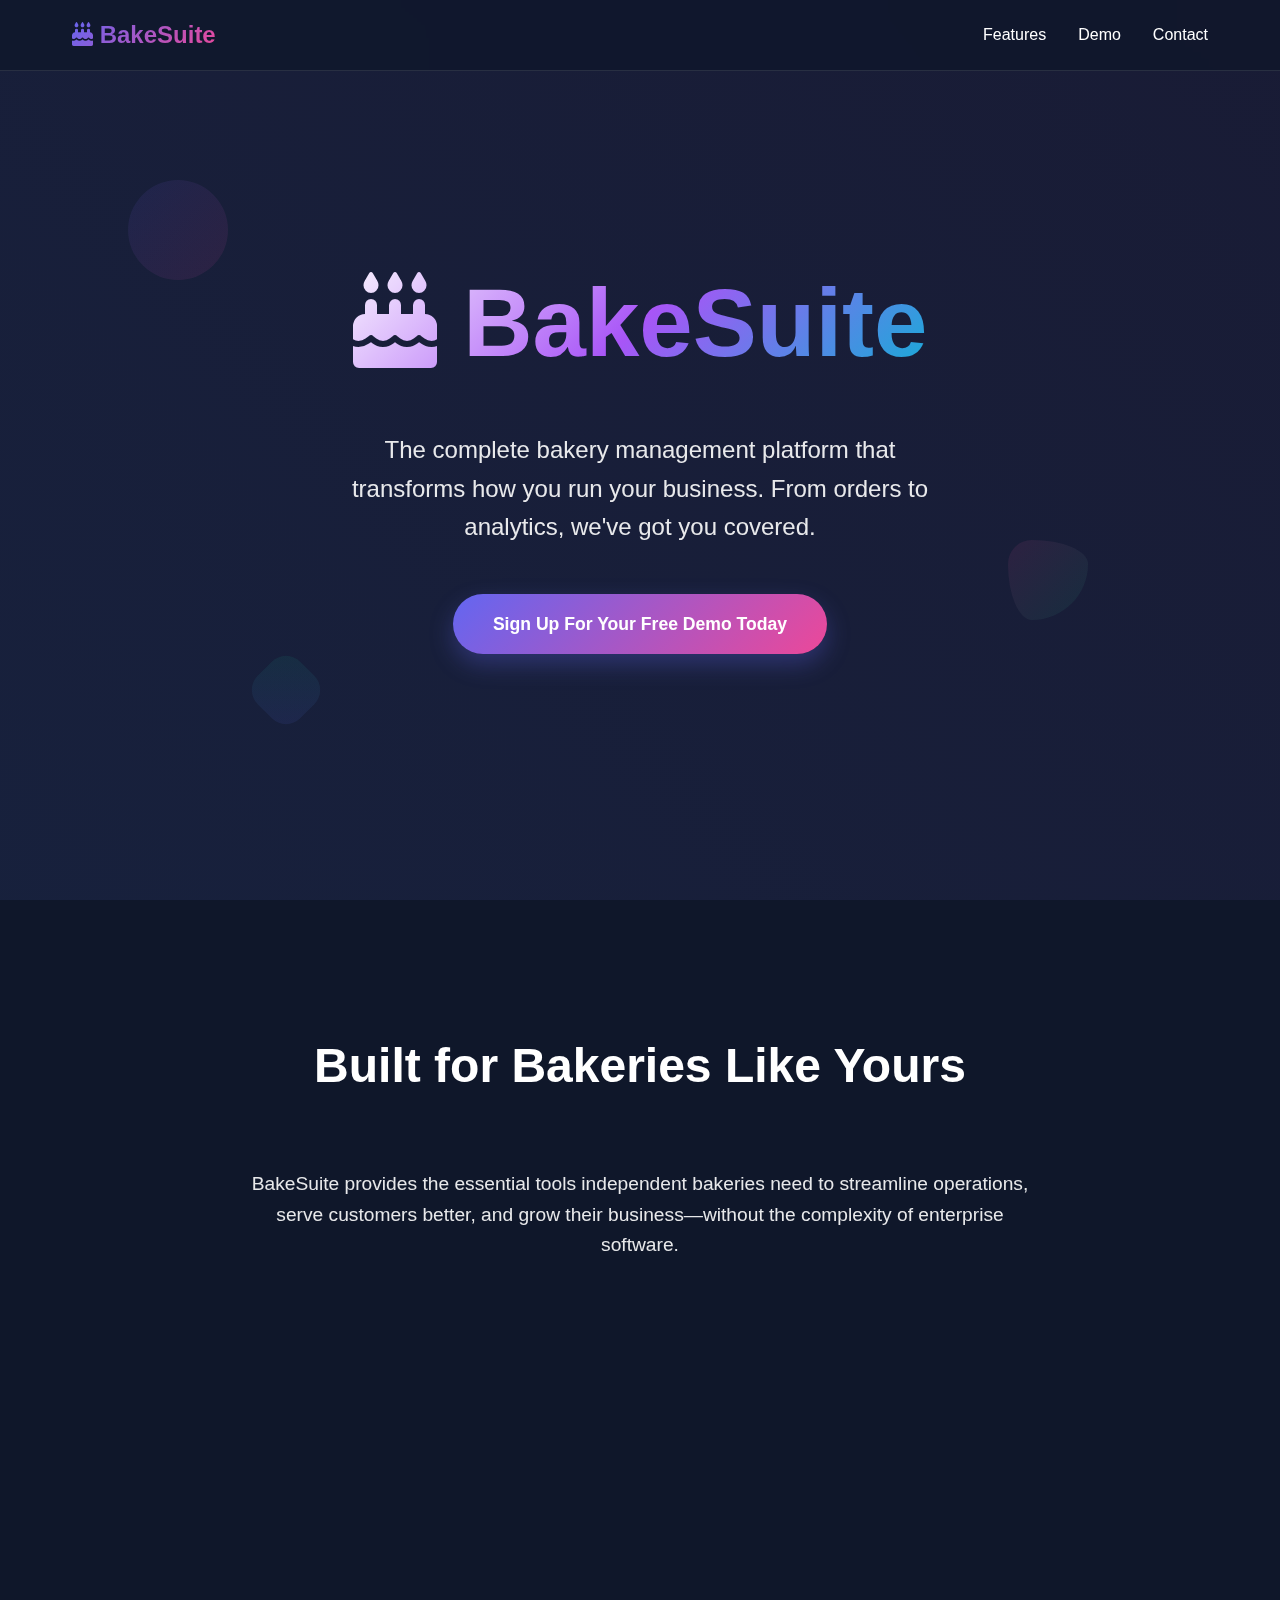
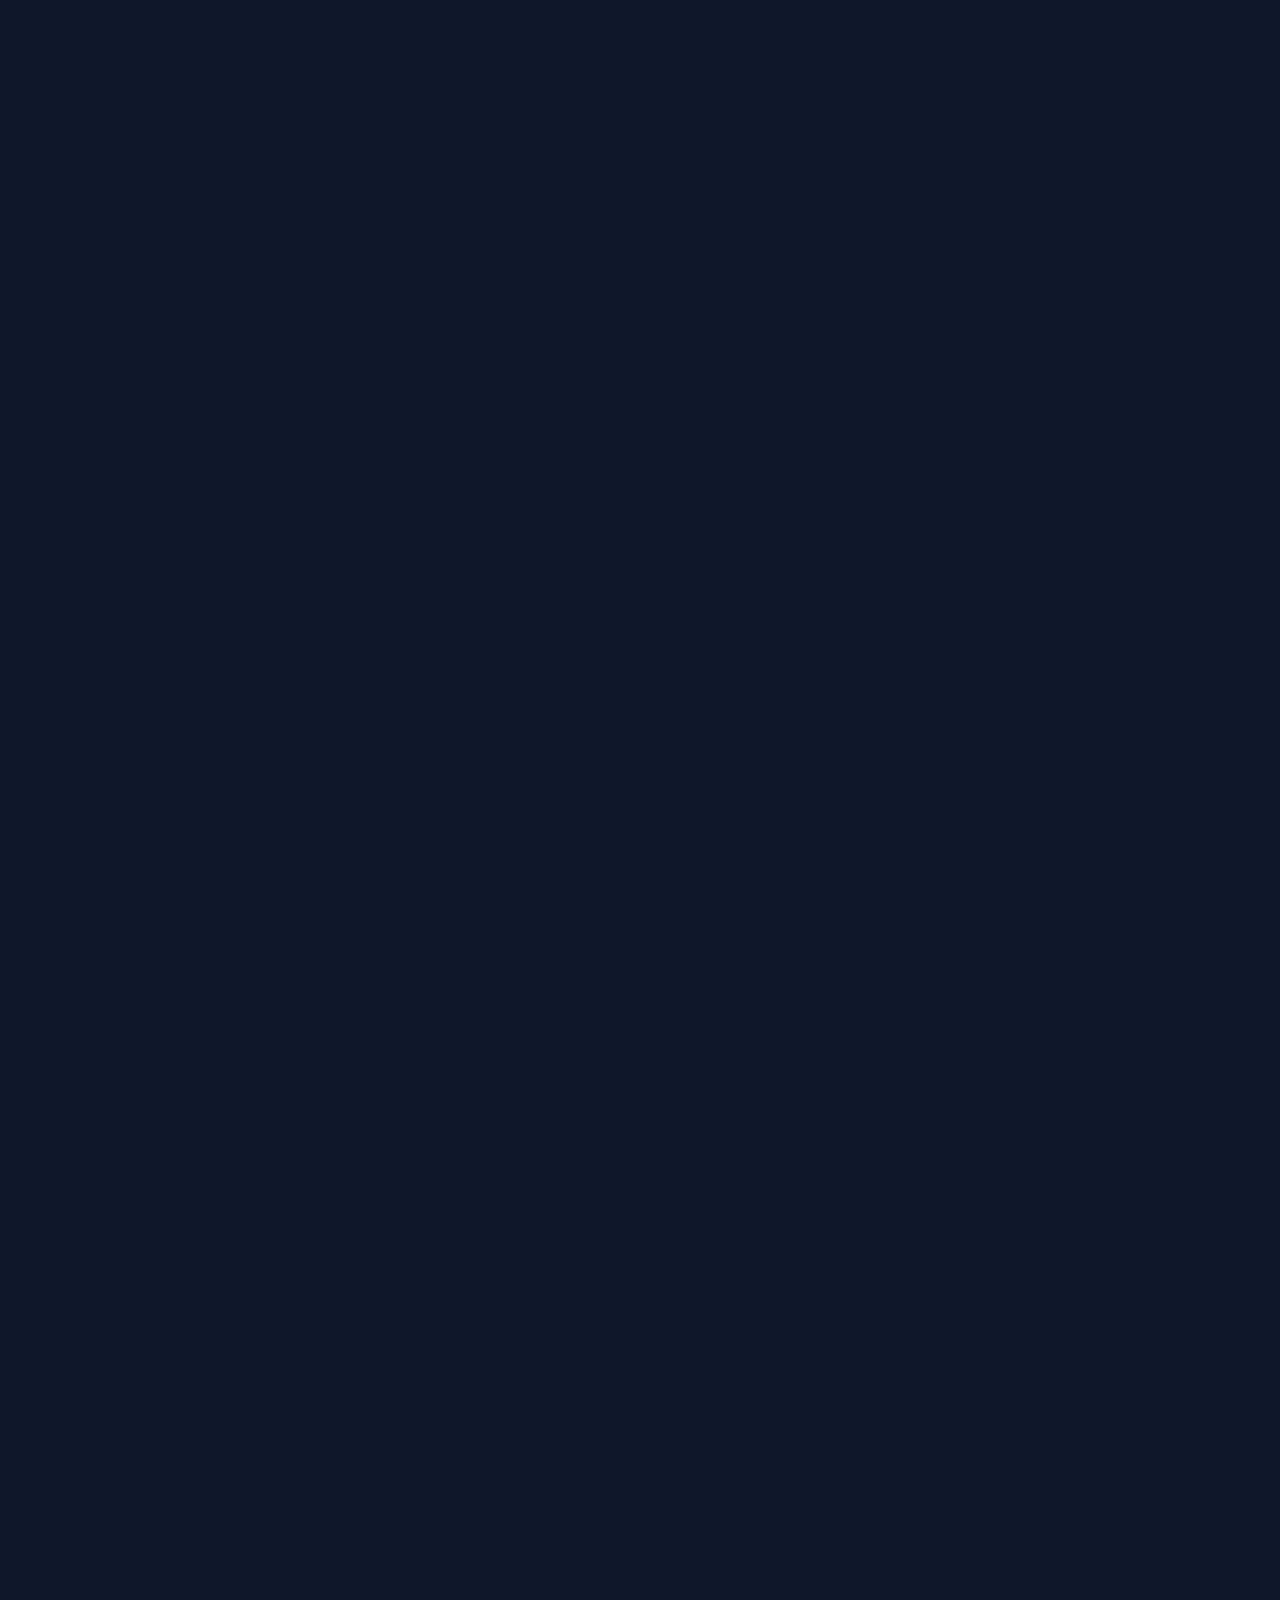
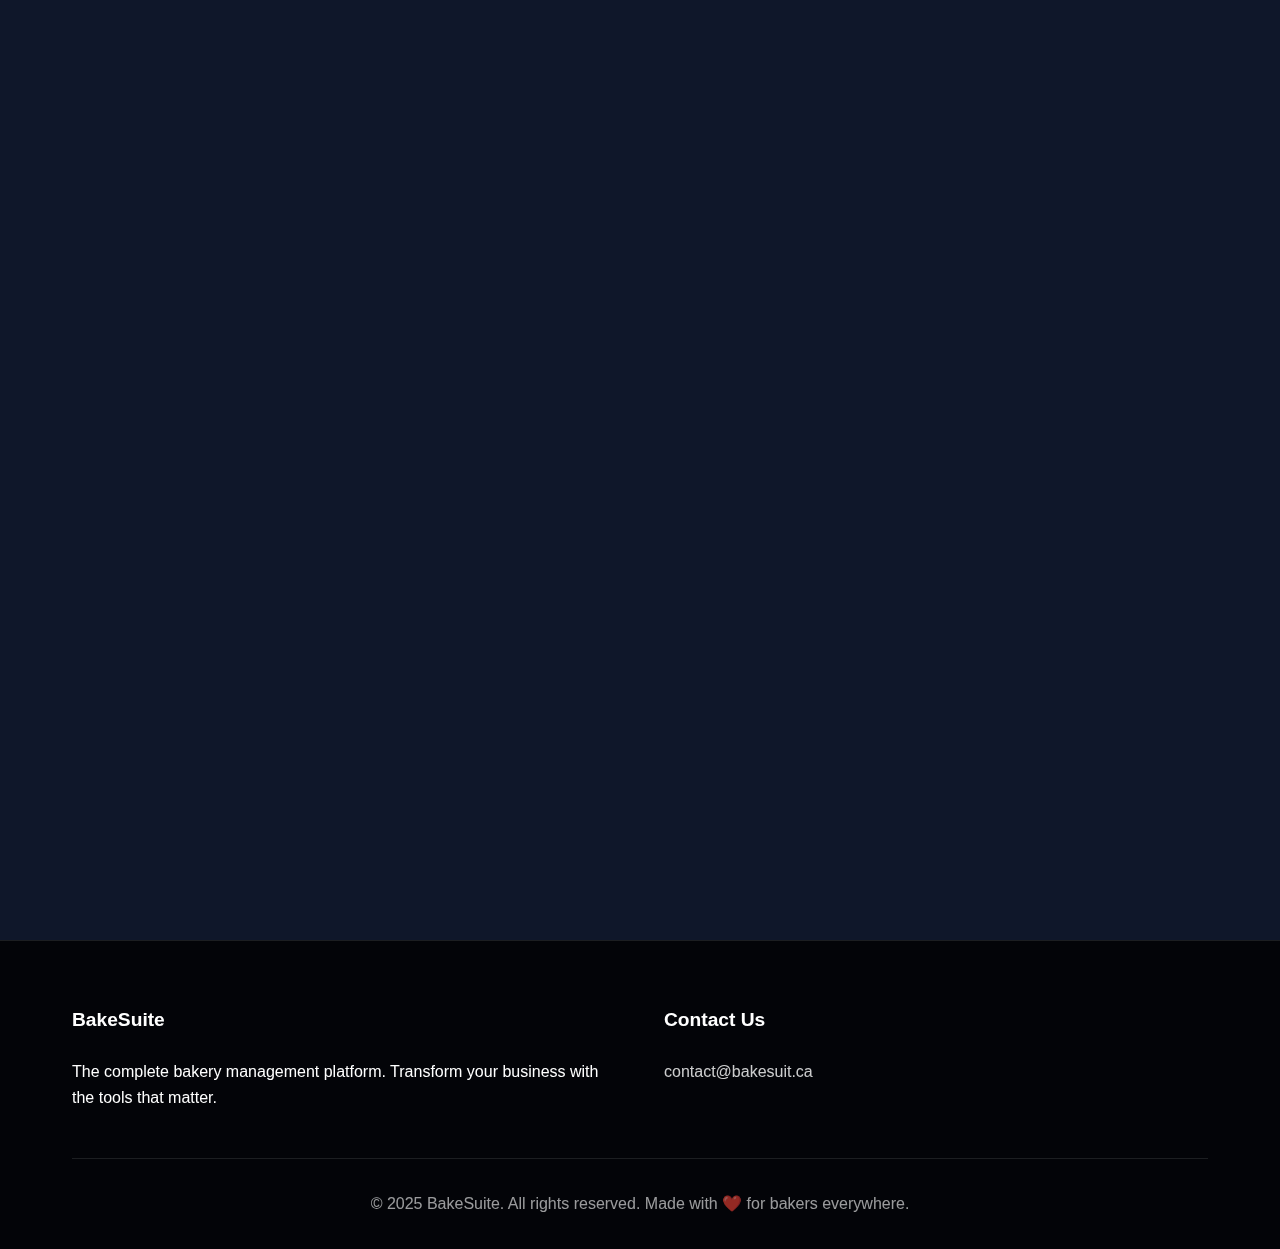
<file: index.html>
<!DOCTYPE html>
<html lang="en">
<head>
    <meta name="google-site-verification" content="XYcPHoi0CG909bUv5ojMMPeV1N7OrbU1XVN9SpgOHFk" />
    <meta charset="UTF-8">
    <meta name="viewport" content="width=device-width, initial-scale=1.0">

    <!-- Primary Meta Tags -->
    <title>BakeSuite - Complete Bakery Management Software | Online Orders & Inventory</title>
    <meta name="description" content="Streamline your bakery with BakeSuite's all-in-one management platform. Handle online orders, inventory tracking, payments, and analytics. Free demo available for Canadian bakeries.">
    <meta name="keywords" content="bakery management software, online ordering system, bakery inventory, point of sale bakery, bakery POS Canada">
    <meta name="robots" content="index, follow">
    <meta name="author" content="BakeSuite">
    <link rel="canonical" href="https://bakesuite.ca/">

    <!-- Favicon -->
    <link rel="icon" type="image/x-icon" href="/favicon.ico">
    <link rel="apple-touch-icon" sizes="180x180" href="/apple-touch-icon.png">
    <link rel="icon" type="image/png" sizes="32x32" href="/favicon-32x32.png">
    <link rel="icon" type="image/png" sizes="16x16" href="/favicon-16x16.png">

    <!-- Open Graph Meta Tags -->
    <meta property="og:type" content="website">
    <meta property="og:url" content="https://bakesuite.ca/">
    <meta property="og:title" content="BakeSuite - Complete Bakery Management Software">
    <meta property="og:description" content="Transform your bakery operations with our comprehensive management platform. Online orders, inventory tracking, and analytics in one system.">
    <meta property="og:image" content="https://bakesuite.ca/og-image.jpg">
    <meta property="og:site_name" content="BakeSuite">
    <meta property="og:locale" content="en_CA">

    <!-- Twitter Card Meta Tags -->
    <meta name="twitter:card" content="summary_large_image">
    <meta name="twitter:url" content="https://bakesuite.ca/">
    <meta name="twitter:title" content="BakeSuite - Complete Bakery Management Software">
    <meta name="twitter:description" content="Streamline your bakery with our all-in-one management platform. Online orders, inventory, and more.">
    <meta name="twitter:image" content="https://bakesuite.ca/twitter-image.jpg">

    <!-- Schema.org structured data -->
    <script type="application/ld+json">
    {
      "@context": "https://schema.org",
      "@type": "SoftwareApplication",
      "name": "BakeSuite",
      "description": "Complete bakery management software for inventory, online orders, and business analytics",
      "url": "https://bakesuite.ca",
      "applicationCategory": "BusinessApplication",
      "operatingSystem": "Web-based",
      "offers": {
        "@type": "Offer",
        "price": "0",
        "priceCurrency": "CAD",
        "description": "Free demo available"
      },
      "provider": {
        "@type": "Organization",
        "name": "BakeSuite",
        "url": "https://bakesuite.ca",
        "contactPoint": {
          "@type": "ContactPoint",
          "email": "contact@bakesuite.ca",
          "contactType": "Customer Service"
        }
      },
      "audience": {
        "@type": "BusinessAudience",
        "audienceType": "Independent Bakeries"
      }
    }
    </script>

    <!-- Performance optimizations -->
    <link rel="preconnect" href="https://cdnjs.cloudflare.com">
    <link rel="dns-prefetch" href="https://formspree.io">

    <!-- External CSS -->
    <link rel="stylesheet" href="https://cdnjs.cloudflare.com/ajax/libs/font-awesome/6.4.0/css/all.min.css">
    <link rel="stylesheet" href="./styles.css">
</head>
<body>
    <div class="bg-animation"></div>

    <!-- Header -->
    <header class="header">
        <nav class="nav container">
            <a href="#" class="logo">
                <i class="fas fa-birthday-cake"></i> BakeSuite
            </a>
            <ul class="nav-links">
                <li><a href="#features">Features</a></li>
                <li><a href="#demo">Demo</a></li>
                <li><a href="#contact">Contact</a></li>
            </ul>
            <button class="mobile-menu-btn" id="mobile-menu-btn">
        <i class="fas fa-bars"></i>
    </button>
        </nav>
    </header>


    <!-- Mobile Navigation -->
    <div class="mobile-nav" id="mobile-nav">
        <button class="mobile-close" id="mobile-close">
            <i class="fas fa-times"></i>
        </button>
        <a href="#features">Features</a>
        <a href="#demo">Demo</a>
        <a href="#contact">Contact</a>
    </div>

    <!-- Hero Section -->
    <section class="hero">
        <div class="floating-shapes">
            <div class="shape shape-1"></div>
            <div class="shape shape-2"></div>
            <div class="shape shape-3"></div>
        </div>
        <div class="container">
            <div class="hero-content">
                <h1><i class="fas fa-birthday-cake"></i> BakeSuite</h1>
                <p class="hero-subtitle">
                    The complete bakery management platform that transforms how you run your business. From orders to analytics, we've got you covered.
                </p>
                <div class="cta-buttons">
                    <a href="#demo" class="btn btn-primary">
                        Sign Up For Your Free Demo Today
                    </a>
                </div>
            </div>
        </div>
    </section>

<!-- Features Section -->
<section class="features" id="features">
    <div class="container">
        <h2>Built for Bakeries Like Yours</h2>
        <p style="text-align: center; font-size: 1.2rem; margin-bottom: 4rem; max-width: 800px; margin-left: auto; margin-right: auto; color: rgba(255,255,255,0.9);">
            BakeSuite provides the essential tools independent bakeries need to streamline operations, serve customers better, and grow their business—without the complexity of enterprise software.
        </p>

        <div class="features-grid">
            <div class="feature-card glass">
                <div class="feature-icon">
                    <i class="fas fa-clipboard-check"></i>
                </div>
                <h3>Smart Inventory Management</h3>
                <p>Track your stock levels accurately and receive automatic alerts before popular items run low. Real-time updates ensure you always know what's available, helping you maintain consistent customer satisfaction.</p>
            </div>

            <div class="feature-card glass">
                <div class="feature-icon">
                    <i class="fas fa-shopping-basket"></i>
                </div>
                <h3>Online Ordering System</h3>
                <p>Enable customers to place orders directly through their phones or computers. They select products, choose pickup times, and complete payment online, while you receive organized order details automatically.</p>
            </div>

            <div class="feature-card glass">
                <div class="feature-icon">
                    <i class="fas fa-list-ul"></i>
                </div>
                <h3>Centralized Order Management</h3>
                <p>View all orders in one organized dashboard, sorted by date and status. Track production schedules, mark orders complete, and maintain clear communication with customers throughout the fulfillment process.</p>
            </div>

            <div class="feature-card glass">
                <div class="feature-icon">
                    <i class="fas fa-credit-card"></i>
                </div>
                <h3>Secure Payment Processing</h3>
                <p>Accept credit cards, debit, and online payments through integrated, secure payment systems. Customers pay when they order, streamlining your cash flow and reducing payment collection issues.</p>
            </div>

            <div class="feature-card glass">
                <div class="feature-icon">
                    <i class="fas fa-chart-pie"></i>
                </div>
                <h3>See What's Actually Making You Money</h3>
                <p>Which products are your bestsellers? Simple reports show you what's working so you can bake more of what people want and less of what sits around.</p>
            </div>

            <div class="feature-card glass">
                <div class="feature-icon">
                    <i class="fas fa-mobile-alt"></i>
                </div>
                <h3>Works on Your Phone, Tablet, or Computer</h3>
                <p>Check orders while you're mixing dough, update inventory from the sales counter, or review your day from home. Everything syncs automatically, so you're always up to date.</p>
            </div>

            <div class="feature-card glass">
                <div class="feature-icon">
                    <i class="fas fa-tags"></i>
                </div>
                <h3>Print Perfect Labels Every Time</h3>
                <p>Create professional labels for your products with ingredients, prices, and your bakery's branding. No more handwriting labels or running out of the right stickers.</p>
            </div>

            <div class="feature-card glass">
                <div class="feature-icon">
                    <i class="fas fa-clock"></i>
                </div>
                <h3>Streamlined Operations</h3>
                <p>Reduce time spent on administrative tasks through automation and organized workflows. Focus more energy on baking and customer service while the system handles routine management tasks in the background.</p>
            </div>

        </div>
    </div>
</section>

    <!-- Demo Section -->
    <section class="demo" id="demo">
        <div class="container">
            <div class="demo-container glass">
                <h2>See BakeSuite in Action</h2>
                <p class="demo-subtitle">Ready to transform your bakery? Book a personalized demo and discover how BakeSuite can boost your efficiency and profits.</p>

                <div id="form-message" class="form-message"></div>

                <form id="demo-form" class="demo-form">
                    <div class="form-group">
                        <label for="name" class="form-label">Full Name</label>
                        <input type="text" id="name" name="name" class="form-input" placeholder="Your full name" required>
                    </div>
                    <div class="form-group">
                        <label for="email" class="form-label">Email Address</label>
                        <input type="email" id="email" name="email" class="form-input" placeholder="your@email.com" required>
                    </div>
                    <div class="form-group">
                        <label for="bakery_name" class="form-label">Bakery Name</label>
                        <input type="text" id="bakery_name" name="bakery_name" class="form-input" placeholder="Your bakery's name" required>
                    </div>
                    <div class="form-group">
                        <label for="monthly_orders" class="form-label">Monthly Orders</label>
                        <select id="monthly_orders" name="monthly_orders" class="form-select" required>
                            <option value="">Select your range...</option>
                            <option value="0-50">0-50 orders per month</option>
                            <option value="51-100">51-100 orders per month</option>
                            <option value="101-500">101-500 orders per month</option>
                            <option value="500+">500+ orders per month</option>
                        </select>
                    </div>
                    <button type="submit" class="submit-btn">
                        <i class="fas fa-calendar-alt"></i>
                        Schedule Your Free Demo
                    </button>
                </form>
            </div>
        </div>
    </section>

    <!-- Footer -->
    <footer class="footer" id="contact">
        <div class="container">
            <div class="footer-content">
                <div class="footer-section">
                    <h3>BakeSuite</h3>
                    <p>The complete bakery management platform. Transform your business with the tools that matter.</p>
                </div>
                <div class="footer-section">
                    <h3>Contact Us</h3>
                    <p><a href="mailto:contact@bakesuit.ca">contact@bakesuit.ca</a></p>
                </div>
            </div>
            <div class="footer-bottom">
                <p>&copy; 2025 BakeSuite. All rights reserved. Made with ❤️ for bakers everywhere.</p>
            </div>
        </div>
    </footer>

    <script src="./script.js"></script>
</body>
</html>
</file>
<file: styles.css>
/* ================================
   CSS VARIABLES & RESET
   ================================ */
* {
    margin: 0;
    padding: 0;
    box-sizing: border-box;
}

:root {
    --primary: #6366f1;
    --primary-dark: #4f46e5;
    --secondary: #ec4899;
    --accent: #10b981;
    --bg-dark: #0f172a;
    --bg-light: #f8fafc;
    --text-dark: #1e293b;
    --text-light: #94a3b8;
    --glass-bg: rgba(255, 255, 255, 0.1);
    --glass-border: rgba(255, 255, 255, 0.2);
}

/* ================================
   BASE STYLES
   ================================ */
body {
    font-family: 'Inter', -apple-system, BlinkMacSystemFont, sans-serif;
    line-height: 1.6;
    color: var(--text-dark);
    background: var(--bg-dark);
    overflow-x: hidden;
}

.container {
    max-width: 1200px;
    margin: 0 auto;
    padding: 0 2rem;
}

/* ================================
   BACKGROUND ANIMATIONS
   ================================ */
.bg-animation {
    position: fixed;
    top: 0;
    left: 0;
    width: 100%;
    height: 100%;
    z-index: -1;
    background: linear-gradient(45deg, #667eea 0%, #764ba2 100%);
    opacity: 0.1;
}

.bg-animation::before {
    content: '';
    position: absolute;
    top: 0;
    left: 0;
    width: 100%;
    height: 100%;
    background: url('data:image/svg+xml,<svg width="60" height="60" viewBox="0 0 60 60" xmlns="http://www.w3.org/2000/svg"><g fill="none" fill-rule="evenodd"><g fill="%23ffffff" fill-opacity="0.05"><circle cx="30" cy="30" r="3"/></g></svg>');
    animation: float 20s ease-in-out infinite;
}

@keyframes float {
    0%, 100% { transform: translateY(0px) rotate(0deg); }
    50% { transform: translateY(-20px) rotate(180deg); }
}

/* ================================
   GLASS MORPHISM UTILITIES
   ================================ */
.glass {
    background: var(--glass-bg);
    backdrop-filter: blur(20px);
    border: 1px solid var(--glass-border);
    border-radius: 24px;
    box-shadow: 0 8px 32px rgba(0, 0, 0, 0.1);
}

/* ================================
   HEADER & NAVIGATION
   ================================ */
.header {
    position: fixed;
    top: 0;
    left: 0;
    right: 0;
    z-index: 1000;
    padding: 1rem 0;
    background: rgba(15, 23, 42, 0.8);
    backdrop-filter: blur(20px);
    border-bottom: 1px solid rgba(255, 255, 255, 0.1);
    transition: all 0.3s ease;
}

.nav {
    display: flex;
    justify-content: space-between;
    align-items: center;
}

.logo {
    font-size: 1.5rem;
    font-weight: 700;
    color: white;
    text-decoration: none;
    background: linear-gradient(135deg, var(--primary), var(--secondary));
    -webkit-background-clip: text;
    -webkit-text-fill-color: transparent;
    background-clip: text;
}

.nav-links {
    display: flex;
    gap: 2rem;
    list-style: none;
}

.nav-links a {
    color: white;
    text-decoration: none;
    font-weight: 500;
    transition: all 0.3s ease;
    position: relative;
}

.nav-links a::after {
    content: '';
    position: absolute;
    bottom: -5px;
    left: 0;
    width: 0;
    height: 2px;
    background: linear-gradient(135deg, var(--primary), var(--secondary));
    transition: width 0.3s ease;
}

.nav-links a:hover::after {
    width: 100%;
}

/* ================================
   HERO SECTION
   ================================ */
.hero {
    min-height: 100vh;
    display: flex;
    align-items: center;
    position: relative;
    overflow: hidden;
}

.hero-content {
    position: relative;
    z-index: 2;
    text-align: center;
    color: white;
}

.hero h1 {
    font-size: clamp(3rem, 8vw, 6rem);
    font-weight: 800;
    margin-bottom: 2rem;
    background: linear-gradient(135deg, #ffffff 0%, #a855f7 50%, #06b6d4 100%);
    -webkit-background-clip: text;
    -webkit-text-fill-color: transparent;
    background-clip: text;
    animation: textGlow 3s ease-in-out infinite alternate;
}

@keyframes textGlow {
    from { filter: drop-shadow(0 0 20px rgba(168, 85, 247, 0.5)); }
    to { filter: drop-shadow(0 0 40px rgba(6, 182, 212, 0.8)); }
}

.hero-subtitle {
    font-size: 1.5rem;
    margin-bottom: 3rem;
    opacity: 0.9;
    max-width: 600px;
    margin-left: auto;
    margin-right: auto;
}

.cta-buttons {
    display: flex;
    gap: 1rem;
    justify-content: center;
    flex-wrap: wrap;
}

/* ================================
   BUTTONS
   ================================ */
.btn {
    padding: 1rem 2.5rem;
    border: none;
    border-radius: 50px;
    font-size: 1.1rem;
    font-weight: 600;
    text-decoration: none;
    transition: all 0.3s ease;
    cursor: pointer;
    display: inline-flex;
    align-items: center;
    gap: 0.5rem;
    position: relative;
    overflow: hidden;
}

.btn-primary {
    background: linear-gradient(135deg, var(--primary), var(--secondary));
    color: white;
    box-shadow: 0 10px 25px rgba(99, 102, 241, 0.3);
}

.btn-primary:hover {
    transform: translateY(-3px);
    box-shadow: 0 20px 40px rgba(99, 102, 241, 0.4);
}

.btn-secondary {
    background: transparent;
    color: white;
    border: 2px solid rgba(255, 255, 255, 0.3);
    backdrop-filter: blur(10px);
}

.btn-secondary:hover {
    background: rgba(255, 255, 255, 0.1);
    border-color: rgba(255, 255, 255, 0.5);
    transform: translateY(-3px);
}

/* ================================
   FLOATING SHAPES
   ================================ */
.floating-shapes {
    position: absolute;
    top: 0;
    left: 0;
    width: 100%;
    height: 100%;
    overflow: hidden;
    z-index: 1;
}

.shape {
    position: absolute;
    opacity: 0.1;
    animation: floatShape 15s ease-in-out infinite;
}

.shape-1 {
    top: 20%;
    left: 10%;
    width: 100px;
    height: 100px;
    background: linear-gradient(135deg, var(--primary), var(--secondary));
    border-radius: 50%;
    animation-delay: 0s;
}

.shape-2 {
    top: 60%;
    right: 15%;
    width: 80px;
    height: 80px;
    background: linear-gradient(135deg, var(--secondary), var(--accent));
    border-radius: 30% 70% 70% 30% / 30% 30% 70% 70%;
    animation-delay: 5s;
}

.shape-3 {
    bottom: 20%;
    left: 20%;
    width: 60px;
    height: 60px;
    background: linear-gradient(135deg, var(--accent), var(--primary));
    border-radius: 20px;
    transform: rotate(45deg);
    animation-delay: 10s;
}

@keyframes floatShape {
    0%, 100% { transform: translateY(0px) rotate(0deg); }
    33% { transform: translateY(-30px) rotate(120deg); }
    66% { transform: translateY(15px) rotate(240deg); }
}

/* ================================
   FEATURES SECTION
   ================================ */
.features {
    padding: 8rem 0;
    position: relative;
}

.features h2 {
    text-align: center;
    font-size: 3rem;
    margin-bottom: 4rem;
    color: white;
    font-weight: 700;
}

.features-grid {
    display: grid;
    grid-template-columns: repeat(auto-fit, minmax(350px, 1fr));
    gap: 2rem;
}

.feature-card {
    padding: 3rem 2rem;
    text-align: center;
    color: white;
    transition: all 0.3s ease;
    position: relative;
    overflow: hidden;
}

.feature-card::before {
    content: '';
    position: absolute;
    top: 0;
    left: 0;
    right: 0;
    bottom: 0;
    background: linear-gradient(135deg, rgba(255,255,255,0.1), rgba(255,255,255,0.05));
    border-radius: 24px;
    transition: all 0.3s ease;
}

.feature-card:hover::before {
    background: linear-gradient(135deg, rgba(255,255,255,0.2), rgba(255,255,255,0.1));
}

.feature-card:hover {
    transform: translateY(-10px);
}

.feature-icon {
    font-size: 3rem;
    margin-bottom: 1.5rem;
    background: linear-gradient(135deg, var(--primary), var(--secondary));
    -webkit-background-clip: text;
    -webkit-text-fill-color: transparent;
    background-clip: text;
    position: relative;
    z-index: 2;
}

.feature-card h3 {
    font-size: 1.5rem;
    margin-bottom: 1rem;
    position: relative;
    z-index: 2;
}

.feature-card p {
    opacity: 0.9;
    position: relative;
    z-index: 2;
}

/* ================================
   DEMO SECTION
   ================================ */
.demo {
    padding: 8rem 0;
    text-align: center;
}

.demo-container {
    max-width: 600px;
    margin: 0 auto;
    padding: 3rem;
    color: white;
}

.demo h2 {
    font-size: 3rem;
    margin-bottom: 1rem;
    color: white;
    font-weight: 700;
}

.demo-subtitle {
    font-size: 1.2rem;
    margin-bottom: 3rem;
    opacity: 0.9;
}

/* ================================
   FORMS
   ================================ */
.demo-form {
    background: rgba(255, 255, 255, 0.05);
    backdrop-filter: blur(20px);
    border: 1px solid rgba(255, 255, 255, 0.1);
    border-radius: 24px;
    padding: 3rem;
    box-shadow: 0 20px 40px rgba(0, 0, 0, 0.2);
}

.form-group {
    margin-bottom: 2rem;
    position: relative;
}

.form-label {
    display: block;
    margin-bottom: 0.5rem;
    font-weight: 600;
    color: white;
    font-size: 0.9rem;
    text-transform: uppercase;
    letter-spacing: 0.5px;
}

.form-input, .form-select {
    width: 100%;
    padding: 1rem 1.5rem;
    background: rgba(255, 255, 255, 0.1);
    border: 2px solid rgba(255, 255, 255, 0.2);
    border-radius: 16px;
    color: white;
    font-size: 1rem;
    transition: all 0.3s ease;
    backdrop-filter: blur(10px);
}

.form-input::placeholder {
    color: rgba(255, 255, 255, 0.6);
}

.form-input:focus, .form-select:focus {
    outline: none;
    border-color: var(--primary);
    box-shadow: 0 0 0 4px rgba(99, 102, 241, 0.2);
    background: rgba(255, 255, 255, 0.15);
}

.form-select {
    cursor: pointer;
}

.form-select option {
    background: var(--bg-dark);
    color: white;
}

.submit-btn {
    width: 100%;
    padding: 1.2rem;
    font-size: 1.1rem;
    font-weight: 600;
    background: linear-gradient(135deg, var(--primary), var(--secondary));
    border: none;
    border-radius: 16px;
    color: white;
    cursor: pointer;
    transition: all 0.3s ease;
    position: relative;
    overflow: hidden;
}

.submit-btn:hover {
    transform: translateY(-2px);
    box-shadow: 0 20px 40px rgba(99, 102, 241, 0.4);
}

.submit-btn:active {
    transform: translateY(0);
}

/* ================================
   FORM MESSAGES
   ================================ */
.form-message {
    padding: 1rem;
    border-radius: 12px;
    margin-bottom: 1rem;
    font-weight: 500;
    text-align: center;
    opacity: 0;
    transform: translateY(-10px);
    transition: all 0.3s ease;
}

.form-message.show {
    opacity: 1;
    transform: translateY(0);
}

.form-message.success {
    background: rgba(16, 185, 129, 0.2);
    border: 1px solid rgba(16, 185, 129, 0.3);
    color: #10b981;
}

.form-message.error {
    background: rgba(239, 68, 68, 0.2);
    border: 1px solid rgba(239, 68, 68, 0.3);
    color: #ef4444;
}

/* ================================
   LOADING STATES
   ================================ */
.loading {
    opacity: 0.6;
    pointer-events: none;
}

.loading .submit-btn::after {
    content: '';
    position: absolute;
    width: 20px;
    height: 20px;
    border: 2px solid transparent;
    border-top: 2px solid white;
    border-radius: 50%;
    animation: spin 1s linear infinite;
    top: 50%;
    left: 50%;
    transform: translate(-50%, -50%);
}

@keyframes spin {
    to { transform: translate(-50%, -50%) rotate(360deg); }
}

/* ================================
   FOOTER
   ================================ */
.footer {
    background: rgba(0, 0, 0, 0.8);
    color: white;
    padding: 4rem 0 2rem;
    backdrop-filter: blur(20px);
    border-top: 1px solid rgba(255, 255, 255, 0.1);
}

.footer-content {
    display: grid;
    grid-template-columns: repeat(auto-fit, minmax(250px, 1fr));
    gap: 3rem;
    margin-bottom: 3rem;
}

.footer-section h3 {
    font-size: 1.2rem;
    margin-bottom: 1.5rem;
    color: white;
    font-weight: 600;
}

.footer-section a {
    color: rgba(255, 255, 255, 0.8);
    text-decoration: none;
    display: block;
    margin-bottom: 0.5rem;
    transition: all 0.3s ease;
}

.footer-section a:hover {
    color: var(--primary);
    transform: translateX(5px);
}

.footer-bottom {
    text-align: center;
    padding-top: 2rem;
    border-top: 1px solid rgba(255, 255, 255, 0.1);
    color: rgba(255, 255, 255, 0.6);
}

.social-links {
    display: flex;
    gap: 1rem;
    margin-top: 1rem;
}

.social-links a {
    width: 40px;
    height: 40px;
    display: flex;
    align-items: center;
    justify-content: center;
    background: rgba(255, 255, 255, 0.1);
    border-radius: 50%;
    color: white;
    transition: all 0.3s ease;
    backdrop-filter: blur(10px);
}

.social-links a:hover {
    background: linear-gradient(135deg, var(--primary), var(--secondary));
    transform: translateY(-3px);
}

/* ================================
   RESPONSIVE DESIGN
   ================================ */
@media (max-width: 768px) {
    .nav-links {
        display: none;
    }

    .hero h1 {
        font-size: 3rem;
    }

    .hero-subtitle {
        font-size: 1.2rem;
    }

    .cta-buttons {
        flex-direction: column;
        align-items: center;
    }

    .btn {
        width: 100%;
        max-width: 300px;
        justify-content: center;
    }

    .features-grid {
        grid-template-columns: 1fr;
        gap: 1.5rem;
    }

    .demo-container {
        padding: 2rem 1rem;
    }

    .demo-form {
        padding: 2rem;
    }

    .footer-content {
        grid-template-columns: 1fr;
        gap: 2rem;
    }
}

/* ================================
   MOBILE NAVIGATION
   ================================ */
.mobile-menu-btn {
    display: none;
    background: none;
    border: none;
    color: white;
    font-size: 1.5rem;
    cursor: pointer;
    padding: 0.5rem;
    transition: all 0.3s ease;
}

.mobile-menu-btn:hover {
    color: var(--primary);
}

.mobile-nav {
    display: none;
    position: fixed;
    top: 0;
    left: 0;
    width: 100%;
    height: 100vh;
    background: rgba(15, 23, 42, 0.98);
    backdrop-filter: blur(20px);
    z-index: 9999;
    padding: 2rem;
    flex-direction: column;
    justify-content: center;
    align-items: center;
    gap: 2rem;
}

.mobile-nav.active {
    display: flex;
}

.mobile-nav a {
    color: white;
    text-decoration: none;
    font-size: 2rem;
    font-weight: 600;
    transition: all 0.3s ease;
    padding: 1rem;
    border-radius: 12px;
    min-width: 200px;
    text-align: center;
}

.mobile-nav a:hover {
    background: rgba(255, 255, 255, 0.1);
    color: var(--primary);
}

.mobile-close {
    position: absolute;
    top: 2rem;
    right: 2rem;
    background: none;
    border: none;
    color: white;
    font-size: 2rem;
    cursor: pointer;
}

/* ================================
   RESPONSIVE DESIGN
   ================================ */

/* Large tablets and small laptops */
@media (max-width: 1024px) {
    .container {
        padding: 0 1.5rem;
    }

    .features-grid {
        grid-template-columns: repeat(2, 1fr);
        gap: 2rem;
    }

    .hero h1 {
        font-size: clamp(3.5rem, 7vw, 5rem);
    }
}

/* Tablets */
@media (max-width: 768px) {
    .nav-links {
        display: none;
    }

    .mobile-menu-btn {
        display: block;
    }

    .container {
        padding: 0 1rem;
    }

    .hero {
        min-height: 90vh;
        padding: 2rem 0;
    }

    .hero h1 {
        font-size: clamp(2.5rem, 8vw, 4rem);
        margin-bottom: 1.5rem;
    }

    .hero-subtitle {
        font-size: clamp(1rem, 4vw, 1.3rem);
        margin-bottom: 2rem;
    }

    .cta-buttons {
        flex-direction: column;
        align-items: center;
        gap: 1rem;
    }

    .btn {
        width: 100%;
        max-width: 320px;
        justify-content: center;
        padding: 1.2rem 2rem;
        font-size: 1rem;
    }

    .features {
        padding: 4rem 0;
    }

    .features h2 {
        font-size: clamp(2rem, 6vw, 3rem);
        margin-bottom: 2rem;
    }

    .features-grid {
        grid-template-columns: 1fr;
        gap: 1.5rem;
    }

    .feature-card {
        padding: 2rem 1.5rem;
    }

    .demo {
        padding: 4rem 0;
    }

    .demo h2 {
        font-size: clamp(2rem, 6vw, 3rem);
    }

    .demo-container {
        padding: 1.5rem 1rem;
        margin: 0 1rem;
    }

    .demo-form {
        padding: 2rem 1.5rem;
    }

    .footer-content {
        grid-template-columns: 1fr;
        gap: 2rem;
        text-align: center;
    }
}

/* Large phones */
@media (max-width: 480px) {
    .container {
        padding: 0 0.75rem;
    }

    .hero {
        min-height: 85vh;
        padding: 1rem 0;
    }

    .hero h1 {
        font-size: clamp(2rem, 10vw, 3rem);
        margin-bottom: 1rem;
    }

    .hero-subtitle {
        font-size: clamp(0.9rem, 4vw, 1.1rem);
        margin-bottom: 1.5rem;
        padding: 0 0.5rem;
    }

    .btn {
        padding: 1rem 1.5rem;
        font-size: 0.95rem;
        max-width: 280px;
    }

    .features {
        padding: 3rem 0;
    }

    .features h2 {
        font-size: clamp(1.75rem, 8vw, 2.5rem);
        margin-bottom: 1.5rem;
    }

    .feature-card {
        padding: 1.5rem 1rem;
        margin: 0 0.5rem;
    }

    .feature-icon {
        font-size: 2.5rem;
        margin-bottom: 1rem;
    }

    .feature-card h3 {
        font-size: 1.25rem;
        margin-bottom: 0.75rem;
    }

    .demo {
        padding: 3rem 0;
    }

    .demo-container {
        padding: 1rem 0.5rem;
        margin: 0 0.5rem;
    }

    .demo-form {
        padding: 1.5rem 1rem;
    }

    .form-input, .form-select {
        padding: 1rem;
        font-size: 16px; /* Prevents zoom on iOS */
    }

    .submit-btn {
        padding: 1.1rem;
        font-size: 1rem;
    }

    .footer {
        padding: 3rem 0 2rem;
    }
}

/* Small phones */
@media (max-width: 360px) {
    .container {
        padding: 0 0.5rem;
    }

    .hero-content {
        padding: 0 0.5rem;
    }

    .hero h1 {
        font-size: clamp(1.75rem, 12vw, 2.5rem);
    }

    .feature-card {
        margin: 0 0.25rem;
        padding: 1.25rem 0.75rem;
    }

    .demo-container {
        margin: 0 0.25rem;
    }

    .demo-form {
        padding: 1.25rem 0.75rem;
    }

    .btn {
        padding: 0.9rem 1.25rem;
        font-size: 0.9rem;
    }
}

/* ================================
   MOBILE-SPECIFIC ENHANCEMENTS
   ================================ */

/* Better touch targets for mobile */
@media (max-width: 768px) {
    .btn, .form-input, .form-select, .submit-btn {
        min-height: 48px; /* Recommended touch target size */
    }

    /* Remove hover effects on touch devices */
    .feature-card:hover {
        transform: none;
    }

    .btn:hover {
        transform: none;
    }

    /* Add better active states for touch */
    .btn:active {
        transform: scale(0.98);
        transition: transform 0.1s ease;
    }

    .feature-card:active {
        transform: scale(0.99);
        transition: transform 0.1s ease;
    }

    /* Improve form focus states for mobile */
    .form-input:focus, .form-select:focus {
        transform: none;
        border-width: 2px;
    }

    /* Better spacing for mobile form */
    .form-group {
        margin-bottom: 1.5rem;
    }

    /* Optimize floating shapes for mobile performance */
    .floating-shapes {
        display: none; /* Hide on mobile for better performance */
    }

    /* Simplify animations on mobile */
    .bg-animation::before {
        animation: none;
    }

    /* Better mobile typography */
    .features p {
        font-size: 1rem;
        line-height: 1.6;
    }

    .demo-subtitle {
        font-size: 1.1rem;
        line-height: 1.5;
    }
}

/* Landscape phone orientation */
@media (max-width: 768px) and (orientation: landscape) {
    .hero {
        min-height: 100vh;
        padding: 1rem 0;
    }

    .features {
        padding: 3rem 0;
    }

    .demo {
        padding: 3rem 0;
    }
}

/* High DPI displays */
@media (-webkit-min-device-pixel-ratio: 2), (min-resolution: 192dpi) {
    .glass {
        backdrop-filter: blur(15px); /* Reduce blur for better performance on high DPI */
    }
}
</file>
